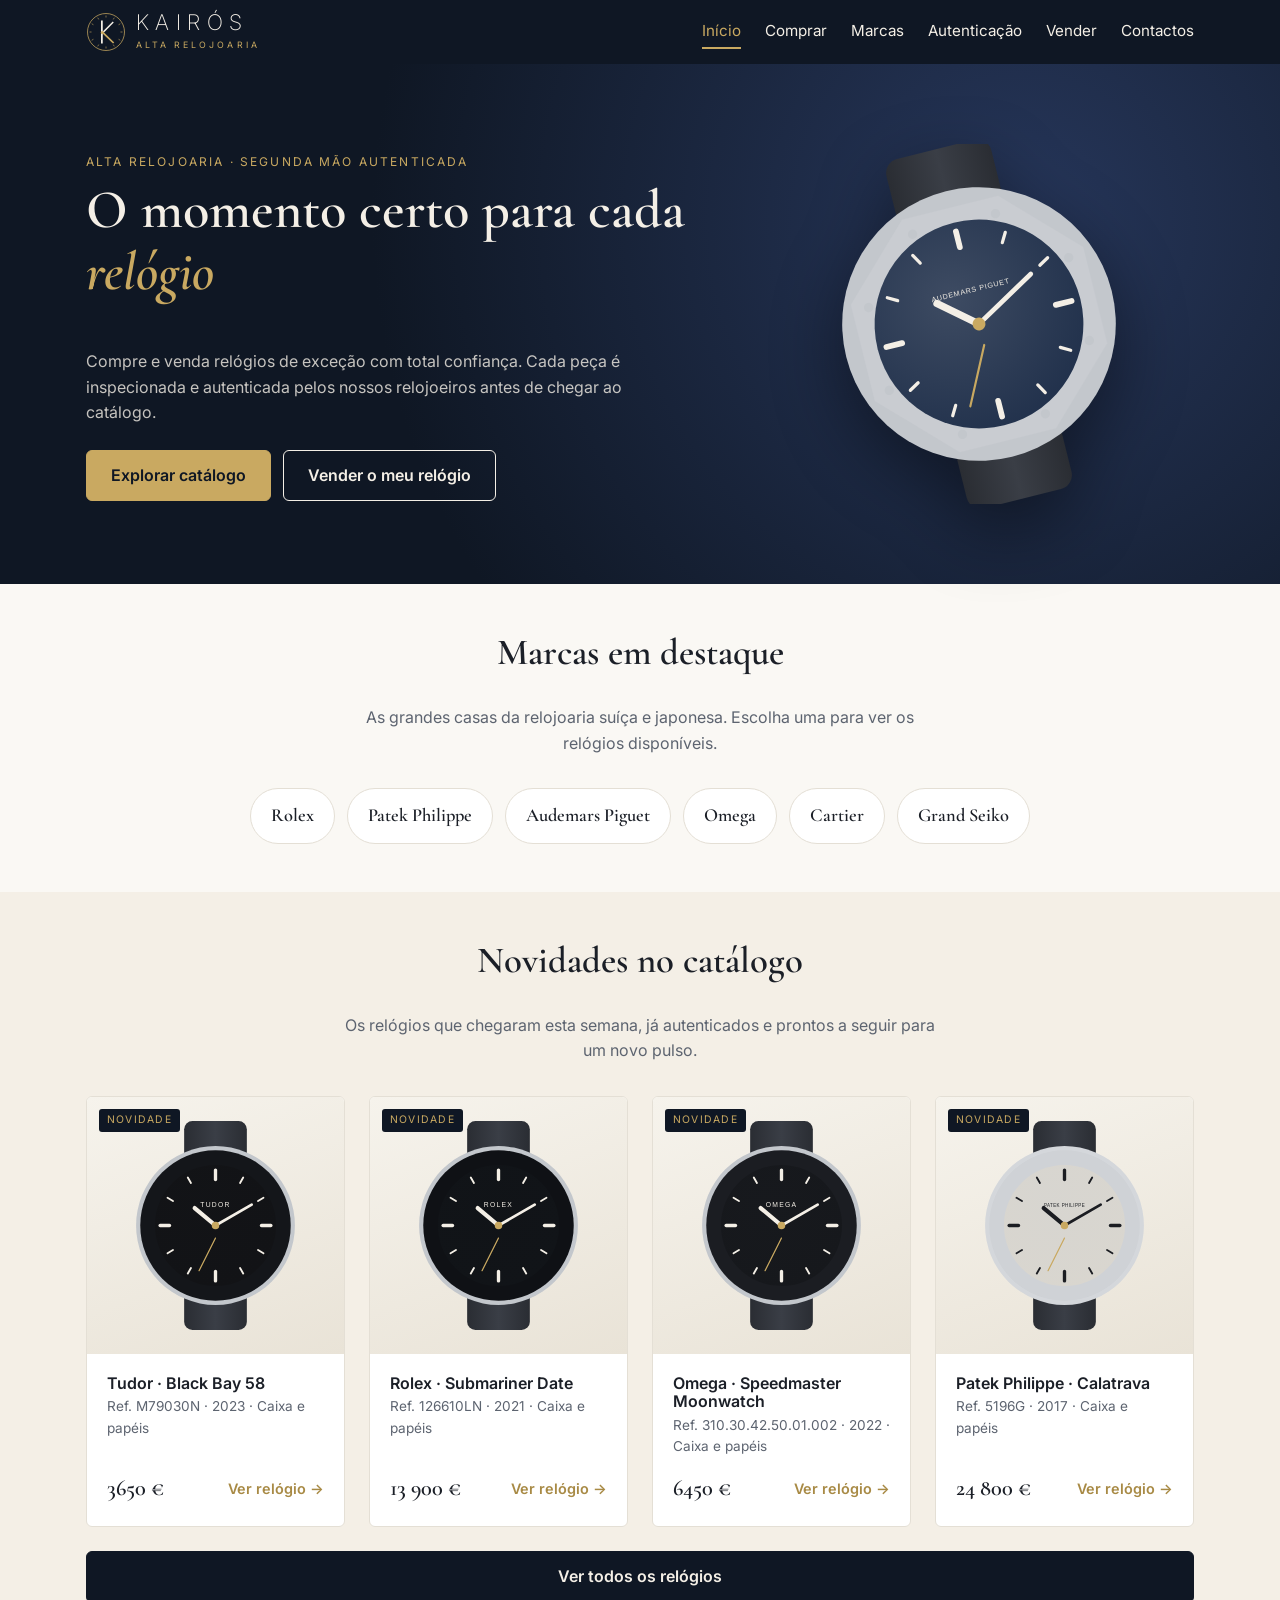
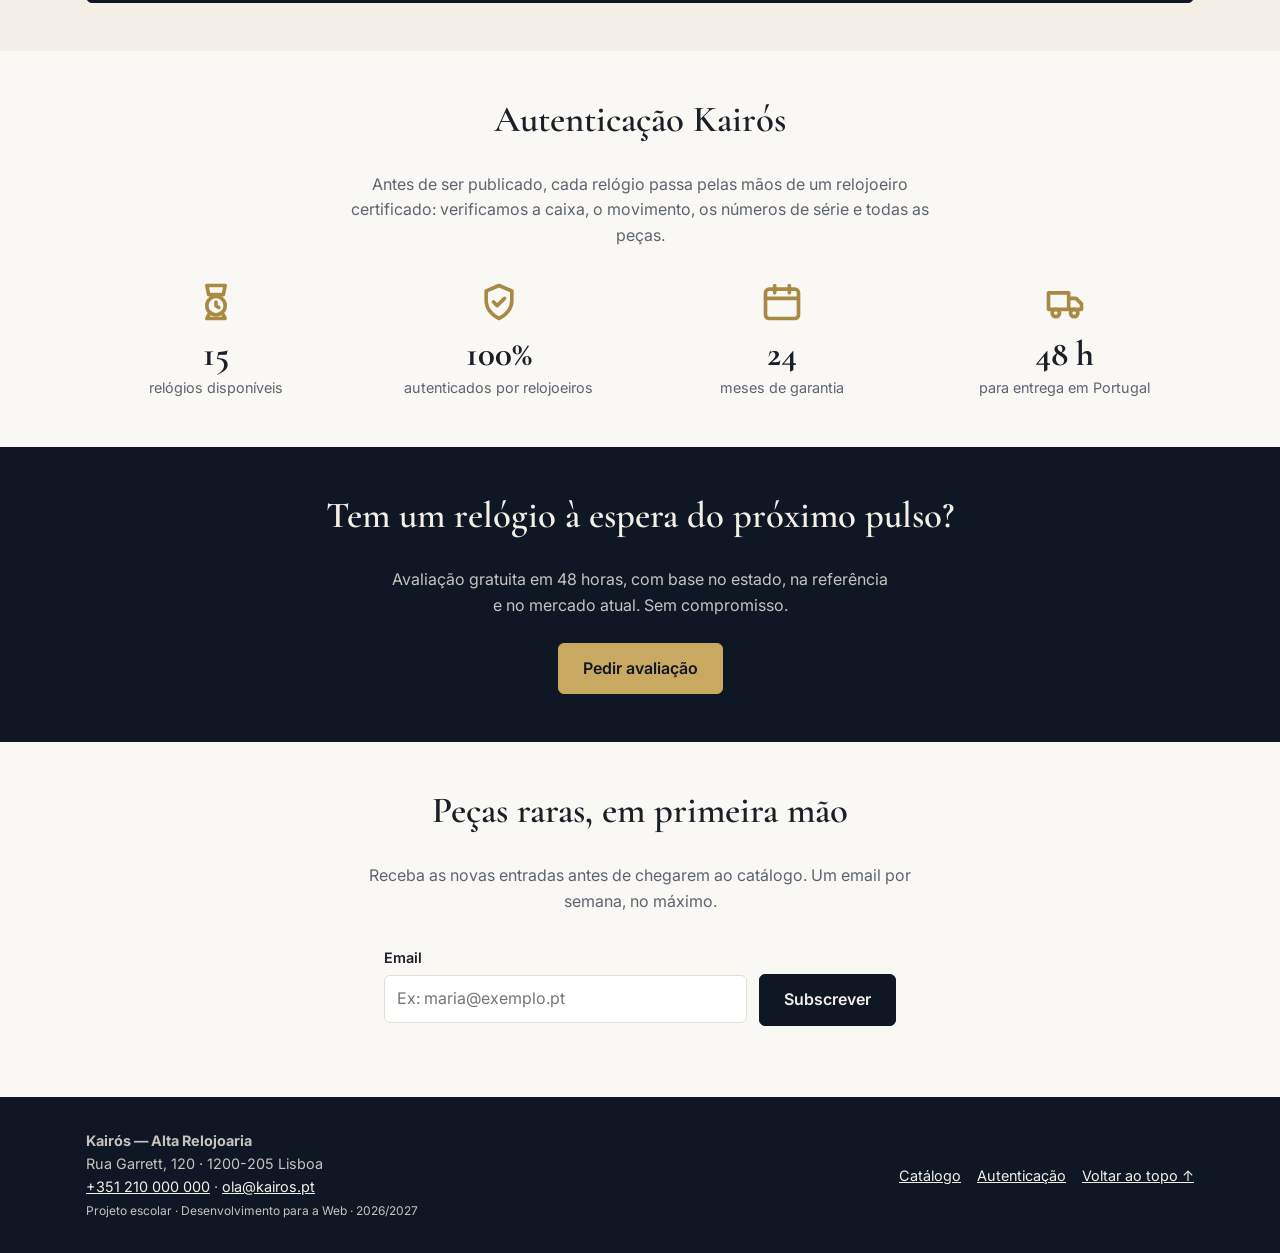
<file: index.html>
<!DOCTYPE html>
<html lang="pt-PT">
<head>
  <meta charset="UTF-8">
  <meta name="viewport" content="width=device-width, initial-scale=1.0">
  <meta name="description" content="Compra e venda de relógios de alta relojoaria em segunda mão, autenticados por relojoeiros.">
  <title>Kairós | Alta Relojoaria</title>
  <link rel="icon" href="img/favicon.svg" type="image/svg+xml">
  <link rel="preconnect" href="https://fonts.googleapis.com">
  <link rel="stylesheet" href="https://fonts.googleapis.com/css2?family=Cormorant+Garamond:ital,wght@0,600;1,600&family=Inter:wght@200;400;600;700&display=swap">
  <link rel="stylesheet" href="css/estilos.css">
  <script src="js/menu.js" defer></script>
</head>
<body>

  <!-- Cabeçalho -->
  <header class="cabecalho" id="topo">
    <div class="contentor cabecalho__interior">
      <a href="index.html" class="logo" aria-label="Kairós, página inicial">
        <svg class="logo__simbolo" viewBox="-80 -80 160 160" aria-hidden="true">
          <circle r="74" fill="none" stroke="#c9a961" stroke-width="3"/>
          <g stroke="#c9a961" stroke-width="2.4"><line x1="0.0" y1="-58.0" x2="0.0" y2="-66.0"/><line x1="29.0" y1="-50.2" x2="33.0" y2="-57.2"/><line x1="50.2" y1="-29.0" x2="57.2" y2="-33.0"/><line x1="58.0" y1="-0.0" x2="66.0" y2="-0.0"/><line x1="50.2" y1="29.0" x2="57.2" y2="33.0"/><line x1="29.0" y1="50.2" x2="33.0" y2="57.2"/><line x1="0.0" y1="58.0" x2="0.0" y2="66.0"/><line x1="-29.0" y1="50.2" x2="-33.0" y2="57.2"/><line x1="-50.2" y1="29.0" x2="-57.2" y2="33.0"/><line x1="-58.0" y1="0.0" x2="-66.0" y2="0.0"/><line x1="-50.2" y1="-29.0" x2="-57.2" y2="-33.0"/><line x1="-29.0" y1="-50.2" x2="-33.0" y2="-57.2"/></g>
          <path d="M-20,-46 L-13,-46 L-13,46 L-20,46 Z" fill="#f4efe6"/>
          <path d="M-17,2 L27,-42 L31,-38 L-12,6 Z" fill="#f4efe6"/>
          <path d="M-12,-2 L33,42 L28,46 L-17,3 Z" fill="#c9a961"/>
          <circle cx="-15" cy="2" r="6" fill="#c9a961"/>
        </svg>
        <span>
          <span class="logo__nome">KAIRÓS</span>
          <span class="logo__assinatura">ALTA RELOJOARIA</span>
        </span>
      </a>

      <button type="button" class="menu-botao" id="menu-botao" aria-expanded="false" aria-controls="menu-principal">
        <span id="menu-icone" aria-hidden="true">☰</span> Menu
      </button>

      <nav class="navegacao" id="menu-principal" aria-label="Navegação principal">
        <ul class="menu">
          <li><a href="index.html" class="menu__link menu__link--ativo" aria-current="page">Início</a></li>
          <li><a href="catalogo.html" class="menu__link">Comprar</a></li>
          <li><a href="index.html#marcas" class="menu__link">Marcas</a></li>
          <li><a href="index.html#autenticacao" class="menu__link">Autenticação</a></li>
          <li><a href="index.html#vender" class="menu__link">Vender</a></li>
          <li><a href="#contactos" class="menu__link">Contactos</a></li>
        </ul>
      </nav>
    </div>
  </header>

  <main>
    <!-- Destaque -->
    <section class="hero">
      <div class="contentor hero__grelha">
        <div class="hero__texto">
          <p class="etiqueta">Alta relojoaria · segunda mão autenticada</p>
          <h1>O momento certo para cada <em>relógio</em></h1>
          <p>
            Compre e venda relógios de exceção com total confiança.
            Cada peça é inspecionada e autenticada pelos nossos relojoeiros
            antes de chegar ao catálogo.
          </p>
          <div class="hero__botoes">
            <a href="catalogo.html" class="botao">Explorar catálogo</a>
            <a href="#vender" class="botao botao--contorno">Vender o meu relógio</a>
          </div>
        </div>

        <img src="img/relogios/destaque-angulo.svg"
             alt="Ilustração de um relógio Audemars Piguet Royal Oak com mostrador azul"
             class="hero__imagem" width="400" height="400">
      </div>
    </section>

    <!-- Marcas -->
    <section id="marcas" class="seccao">
      <div class="contentor">
        <h2 class="seccao__titulo">Marcas em destaque</h2>
        <p class="seccao__intro">As grandes casas da relojoaria suíça e japonesa. Escolha uma para ver os relógios disponíveis.</p>

        <ul class="marcas">
          <li><a href="catalogo.html?marca=Rolex">Rolex</a></li>
          <li><a href="catalogo.html?marca=Patek%20Philippe">Patek Philippe</a></li>
          <li><a href="catalogo.html?marca=Audemars%20Piguet">Audemars Piguet</a></li>
          <li><a href="catalogo.html?marca=Omega">Omega</a></li>
          <li><a href="catalogo.html?marca=Cartier">Cartier</a></li>
          <li><a href="catalogo.html?marca=Grand%20Seiko">Grand Seiko</a></li>
        </ul>
      </div>
    </section>

    <!-- Novidades -->
    <section class="seccao seccao--destaque">
      <div class="contentor">
        <h2 class="seccao__titulo">Novidades no catálogo</h2>
        <p class="seccao__intro">Os relógios que chegaram esta semana, já autenticados e prontos a seguir para um novo pulso.</p>

        <div class="grelha-cartoes grelha-cartoes--4">
          <article class="cartao">
            <div class="cartao__topo">
              <img src="img/relogios/tudor-black-bay-58.svg" alt="Ilustração do relógio Tudor Black Bay 58" class="cartao__imagem" width="400" height="400" loading="lazy">
              <span class="cartao__selo">Novidade</span>
            </div>
            <div class="cartao__corpo">
              <h3>Tudor · Black Bay 58</h3>
              <p>Ref. M79030N · 2023 · Caixa e papéis</p>
              <div class="cartao__rodape">
                <span class="preco">3650 €</span>
                <a href="relogio.html?id=tudor-black-bay-58" class="cartao__link">Ver relógio →</a>
              </div>
            </div>
          </article>

          <article class="cartao">
            <div class="cartao__topo">
              <img src="img/relogios/rolex-submariner-date.svg" alt="Ilustração do relógio Rolex Submariner Date" class="cartao__imagem" width="400" height="400" loading="lazy">
              <span class="cartao__selo">Novidade</span>
            </div>
            <div class="cartao__corpo">
              <h3>Rolex · Submariner Date</h3>
              <p>Ref. 126610LN · 2021 · Caixa e papéis</p>
              <div class="cartao__rodape">
                <span class="preco">13 900 €</span>
                <a href="relogio.html?id=rolex-submariner-date" class="cartao__link">Ver relógio →</a>
              </div>
            </div>
          </article>

          <article class="cartao">
            <div class="cartao__topo">
              <img src="img/relogios/omega-speedmaster-moonwatch.svg" alt="Ilustração do relógio Omega Speedmaster Moonwatch" class="cartao__imagem" width="400" height="400" loading="lazy">
              <span class="cartao__selo">Novidade</span>
            </div>
            <div class="cartao__corpo">
              <h3>Omega · Speedmaster Moonwatch</h3>
              <p>Ref. 310.30.42.50.01.002 · 2022 · Caixa e papéis</p>
              <div class="cartao__rodape">
                <span class="preco">6450 €</span>
                <a href="relogio.html?id=omega-speedmaster-moonwatch" class="cartao__link">Ver relógio →</a>
              </div>
            </div>
          </article>

          <article class="cartao">
            <div class="cartao__topo">
              <img src="img/relogios/patek-philippe-calatrava.svg" alt="Ilustração do relógio Patek Philippe Calatrava" class="cartao__imagem" width="400" height="400" loading="lazy">
              <span class="cartao__selo">Novidade</span>
            </div>
            <div class="cartao__corpo">
              <h3>Patek Philippe · Calatrava</h3>
              <p>Ref. 5196G · 2017 · Caixa e papéis</p>
              <div class="cartao__rodape">
                <span class="preco">24 800 €</span>
                <a href="relogio.html?id=patek-philippe-calatrava" class="cartao__link">Ver relógio →</a>
              </div>
            </div>
          </article>
        </div>

        <a href="catalogo.html" class="botao botao--escuro botao--largo">Ver todos os relógios</a>
      </div>
    </section>

    <!-- Autenticação -->
    <section id="autenticacao" class="seccao" aria-labelledby="titulo-autenticacao">
      <div class="contentor">
        <h2 class="seccao__titulo" id="titulo-autenticacao">Autenticação Kairós</h2>
        <p class="seccao__intro">
          Antes de ser publicado, cada relógio passa pelas mãos de um relojoeiro certificado:
          verificamos a caixa, o movimento, os números de série e todas as peças.
        </p>

        <ul class="grelha-numeros">
          <li class="numero">
            <svg class="icone" viewBox="0 0 24 24" aria-hidden="true" fill="none" stroke="currentColor" stroke-width="2" stroke-linecap="round" stroke-linejoin="round"><path d="M7 3h10l-1 5H8z"/><circle cx="12" cy="14" r="5"/><path d="M8 19l-1 2h10l-1-2M12 12v2l1.5 1"/></svg>
            <strong class="numero__valor">15</strong>
            <span class="numero__legenda">relógios disponíveis</span>
          </li>

          <li class="numero">
            <svg class="icone" viewBox="0 0 24 24" aria-hidden="true" fill="none" stroke="currentColor" stroke-width="2" stroke-linecap="round" stroke-linejoin="round"><path d="M12 3l7 3v5c0 5-3.5 8.5-7 10-3.5-1.5-7-5-7-10V6z"/><path d="M9 12l2 2 4-4"/></svg>
            <strong class="numero__valor">100%</strong>
            <span class="numero__legenda">autenticados por relojoeiros</span>
          </li>

          <li class="numero">
            <svg class="icone" viewBox="0 0 24 24" aria-hidden="true" fill="none" stroke="currentColor" stroke-width="2" stroke-linecap="round" stroke-linejoin="round"><rect x="3" y="5" width="18" height="16" rx="2"/><path d="M3 10h18M8 3v4M16 3v4"/></svg>
            <strong class="numero__valor">24</strong>
            <span class="numero__legenda">meses de garantia</span>
          </li>

          <li class="numero">
            <svg class="icone" viewBox="0 0 24 24" aria-hidden="true" fill="none" stroke="currentColor" stroke-width="2" stroke-linecap="round" stroke-linejoin="round"><path d="M3 7h11v9H3zM14 10h4l3 3v3h-7"/><circle cx="7" cy="18" r="2"/><circle cx="17" cy="18" r="2"/></svg>
            <strong class="numero__valor">48 h</strong>
            <span class="numero__legenda">para entrega em Portugal</span>
          </li>
        </ul>
      </div>
    </section>

    <!-- Vender -->
    <section id="vender" class="seccao seccao--escura">
      <div class="contentor chamada">
        <h2>Tem um relógio à espera do próximo pulso?</h2>
        <p>Avaliação gratuita em 48 horas, com base no estado, na referência e no mercado atual. Sem compromisso.</p>
        <a href="mailto:vender@kairos.pt?subject=Avalia%C3%A7%C3%A3o%20de%20rel%C3%B3gio" class="botao">Pedir avaliação</a>
      </div>
    </section>

    <!-- Newsletter -->
    <section class="seccao">
      <div class="contentor">
        <h2 class="seccao__titulo">Peças raras, em primeira mão</h2>
        <p class="seccao__intro">Receba as novas entradas antes de chegarem ao catálogo. Um email por semana, no máximo.</p>

        <form class="newsletter" action="index.html" method="get">
          <div class="campo">
            <label for="email-newsletter">Email</label>

            <input type="email" id="email-newsletter" name="email" placeholder="Ex: maria@exemplo.pt" autocomplete="email" required>
            <small class="ajuda">Escreva um email válido.</small>
          </div>
          <button type="submit" class="botao botao--escuro">Subscrever</button>
        </form>
      </div>
    </section>
  </main>

  <!-- Rodapé -->
  <footer class="rodape" id="contactos">
    <div class="contentor rodape__interior">
      <p>
        <strong>Kairós — Alta Relojoaria</strong><br>
        Rua Garrett, 120 · 1200-205 Lisboa<br>
        <a href="tel:+351210000000">+351 210 000 000</a> · <a href="mailto:ola@kairos.pt">ola@kairos.pt</a><br>
        <small>Projeto escolar · Desenvolvimento para a Web · 2026/2027</small>
      </p>
      <ul class="rodape__links">
        <li><a href="catalogo.html">Catálogo</a></li>
        <li><a href="index.html#autenticacao">Autenticação</a></li>
        <li><a href="#topo">Voltar ao topo ↑</a></li>
      </ul>
    </div>
  </footer>
</body>
</html>
</file>
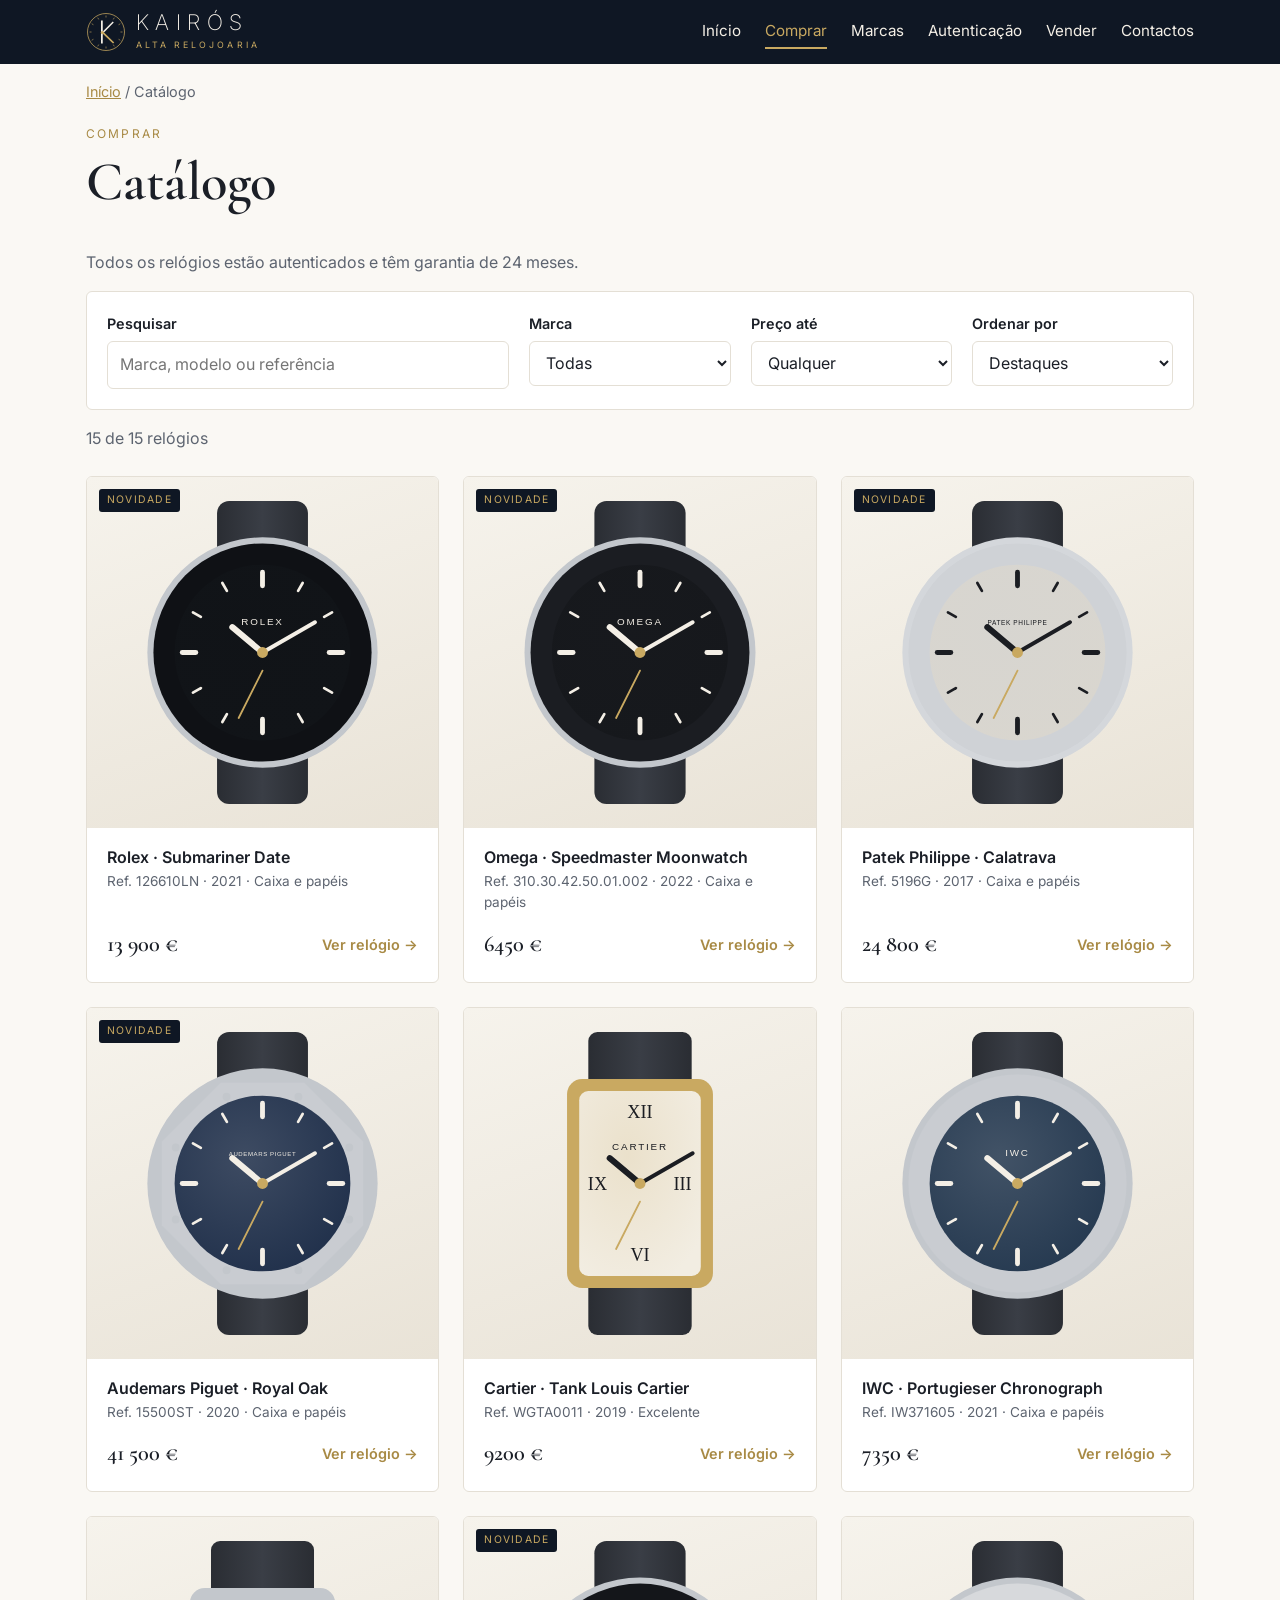
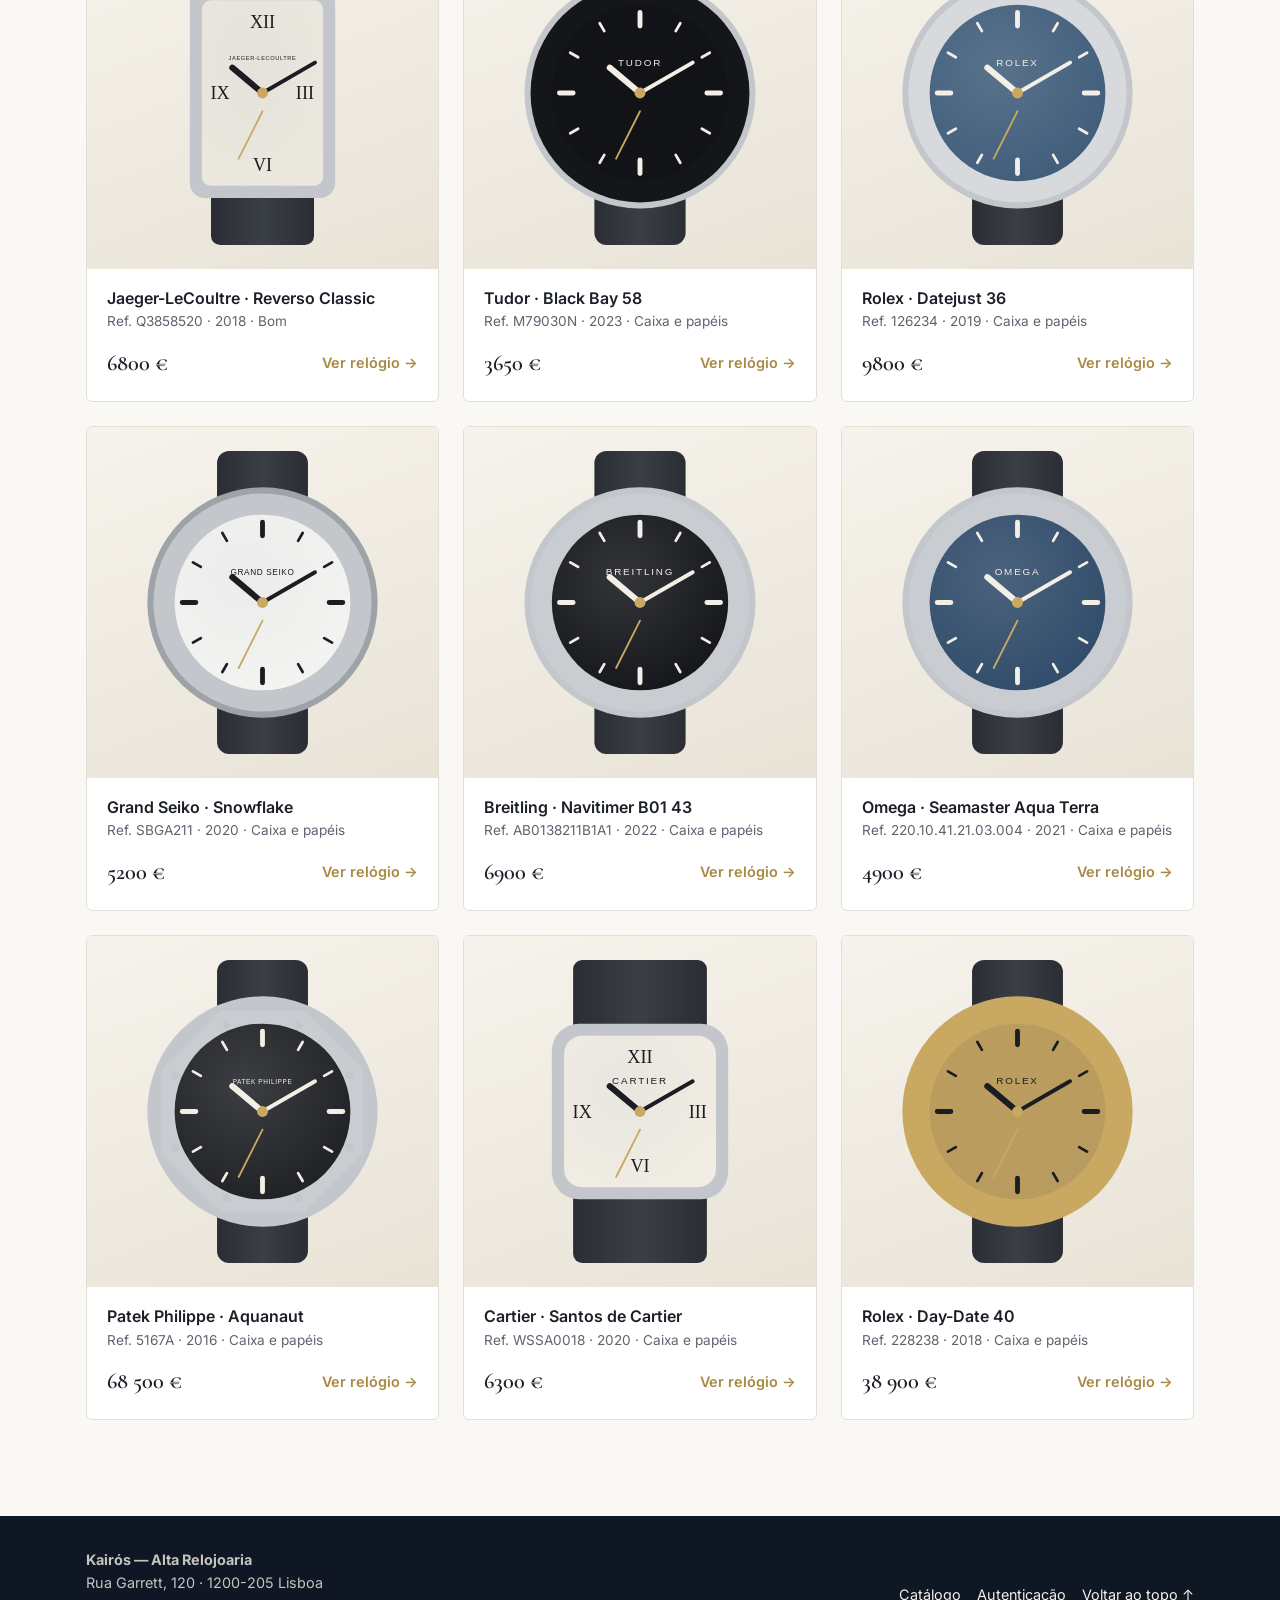
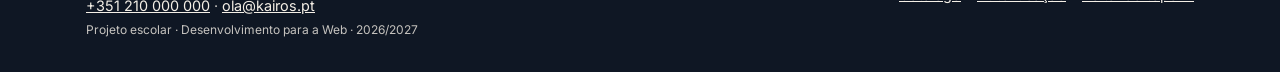
<file: catalogo.html>
<!DOCTYPE html>
<html lang="pt-PT">
<head>
  <meta charset="UTF-8">
  <meta name="viewport" content="width=device-width, initial-scale=1.0">
  <meta name="description" content="Catálogo de relógios de alta relojoaria em segunda mão, com pesquisa e filtros.">
  <title>Catálogo | Kairós</title>
  <link rel="icon" href="img/favicon.svg" type="image/svg+xml">
  <link rel="preconnect" href="https://fonts.googleapis.com">
  <link rel="stylesheet" href="https://fonts.googleapis.com/css2?family=Cormorant+Garamond:ital,wght@0,600;1,600&family=Inter:wght@200;400;600;700&display=swap">
  <link rel="stylesheet" href="css/estilos.css">
  <script src="js/menu.js" defer></script>
  <script src="js/relogios.js" defer></script>
  <script src="js/catalogo.js" defer></script>
</head>
<body>

  <!-- Cabeçalho -->
  <header class="cabecalho" id="topo">
    <div class="contentor cabecalho__interior">
      <a href="index.html" class="logo" aria-label="Kairós, página inicial">
        <svg class="logo__simbolo" viewBox="-80 -80 160 160" aria-hidden="true">
          <circle r="74" fill="none" stroke="#c9a961" stroke-width="3"/>
          <g stroke="#c9a961" stroke-width="2.4"><line x1="0.0" y1="-58.0" x2="0.0" y2="-66.0"/><line x1="29.0" y1="-50.2" x2="33.0" y2="-57.2"/><line x1="50.2" y1="-29.0" x2="57.2" y2="-33.0"/><line x1="58.0" y1="-0.0" x2="66.0" y2="-0.0"/><line x1="50.2" y1="29.0" x2="57.2" y2="33.0"/><line x1="29.0" y1="50.2" x2="33.0" y2="57.2"/><line x1="0.0" y1="58.0" x2="0.0" y2="66.0"/><line x1="-29.0" y1="50.2" x2="-33.0" y2="57.2"/><line x1="-50.2" y1="29.0" x2="-57.2" y2="33.0"/><line x1="-58.0" y1="0.0" x2="-66.0" y2="0.0"/><line x1="-50.2" y1="-29.0" x2="-57.2" y2="-33.0"/><line x1="-29.0" y1="-50.2" x2="-33.0" y2="-57.2"/></g>
          <path d="M-20,-46 L-13,-46 L-13,46 L-20,46 Z" fill="#f4efe6"/>
          <path d="M-17,2 L27,-42 L31,-38 L-12,6 Z" fill="#f4efe6"/>
          <path d="M-12,-2 L33,42 L28,46 L-17,3 Z" fill="#c9a961"/>
          <circle cx="-15" cy="2" r="6" fill="#c9a961"/>
        </svg>
        <span>
          <span class="logo__nome">KAIRÓS</span>
          <span class="logo__assinatura">ALTA RELOJOARIA</span>
        </span>
      </a>

      <button type="button" class="menu-botao" id="menu-botao" aria-expanded="false" aria-controls="menu-principal">
        <span id="menu-icone" aria-hidden="true">☰</span> Menu
      </button>

      <nav class="navegacao" id="menu-principal" aria-label="Navegação principal">
        <ul class="menu">
          <li><a href="index.html" class="menu__link">Início</a></li>
          <li><a href="catalogo.html" class="menu__link menu__link--ativo" aria-current="page">Comprar</a></li>
          <li><a href="index.html#marcas" class="menu__link">Marcas</a></li>
          <li><a href="index.html#autenticacao" class="menu__link">Autenticação</a></li>
          <li><a href="index.html#vender" class="menu__link">Vender</a></li>
          <li><a href="#contactos" class="menu__link">Contactos</a></li>
        </ul>
      </nav>
    </div>
  </header>

  <main class="contentor">
    <nav class="trilho" aria-label="Trilho de navegação">
      <a href="index.html">Início</a> / <span>Catálogo</span>
    </nav>

    <p class="etiqueta">Comprar</p>
    <h1>Catálogo</h1>
    <p class="texto-suave">Todos os relógios estão autenticados e têm garantia de 24 meses.</p>

    <!-- Filtros -->
    <form class="filtros" id="form-filtros" role="search">
      <div class="grelha-campos">
        <div class="campo campo--largo">
          <label for="pesquisa">Pesquisar</label>
          <input type="search" id="pesquisa" name="pesquisa" placeholder="Marca, modelo ou referência">
        </div>
        <div class="campo">
          <label for="marca">Marca</label>

          <select id="marca" name="marca">
            <option value="">Todas</option>
          </select>
        </div>
        <div class="campo">
          <label for="preco-maximo">Preço até</label>
          <select id="preco-maximo" name="preco">
            <option value="">Qualquer</option>
            <option value="5000">5000 €</option>
            <option value="10000">10 000 €</option>
            <option value="25000">25 000 €</option>
            <option value="50000">50 000 €</option>
          </select>
        </div>
        <div class="campo">
          <label for="ordem">Ordenar por</label>
          <select id="ordem" name="ordem">
            <option value="">Destaques</option>
            <option value="preco-asc">Preço: mais baixo</option>
            <option value="preco-desc">Preço: mais alto</option>
            <option value="ano">Mais recentes</option>
          </select>
        </div>
      </div>
    </form>

    <p class="contagem" id="contagem" aria-live="polite"></p>

    <ul class="grelha-cartoes" id="lista-relogios"></ul>

    <noscript>
      <p class="sem-resultados">Para ver o catálogo é preciso ter o JavaScript ativo.</p>
    </noscript>

    <div class="seccao"></div>
  </main>

  <!-- Rodapé -->
  <footer class="rodape" id="contactos">
    <div class="contentor rodape__interior">
      <p>
        <strong>Kairós — Alta Relojoaria</strong><br>
        Rua Garrett, 120 · 1200-205 Lisboa<br>
        <a href="tel:+351210000000">+351 210 000 000</a> · <a href="mailto:ola@kairos.pt">ola@kairos.pt</a><br>
        <small>Projeto escolar · Desenvolvimento para a Web · 2026/2027</small>
      </p>
      <ul class="rodape__links">
        <li><a href="catalogo.html">Catálogo</a></li>
        <li><a href="index.html#autenticacao">Autenticação</a></li>
        <li><a href="#topo">Voltar ao topo ↑</a></li>
      </ul>
    </div>
  </footer>
</body>
</html>
</file>
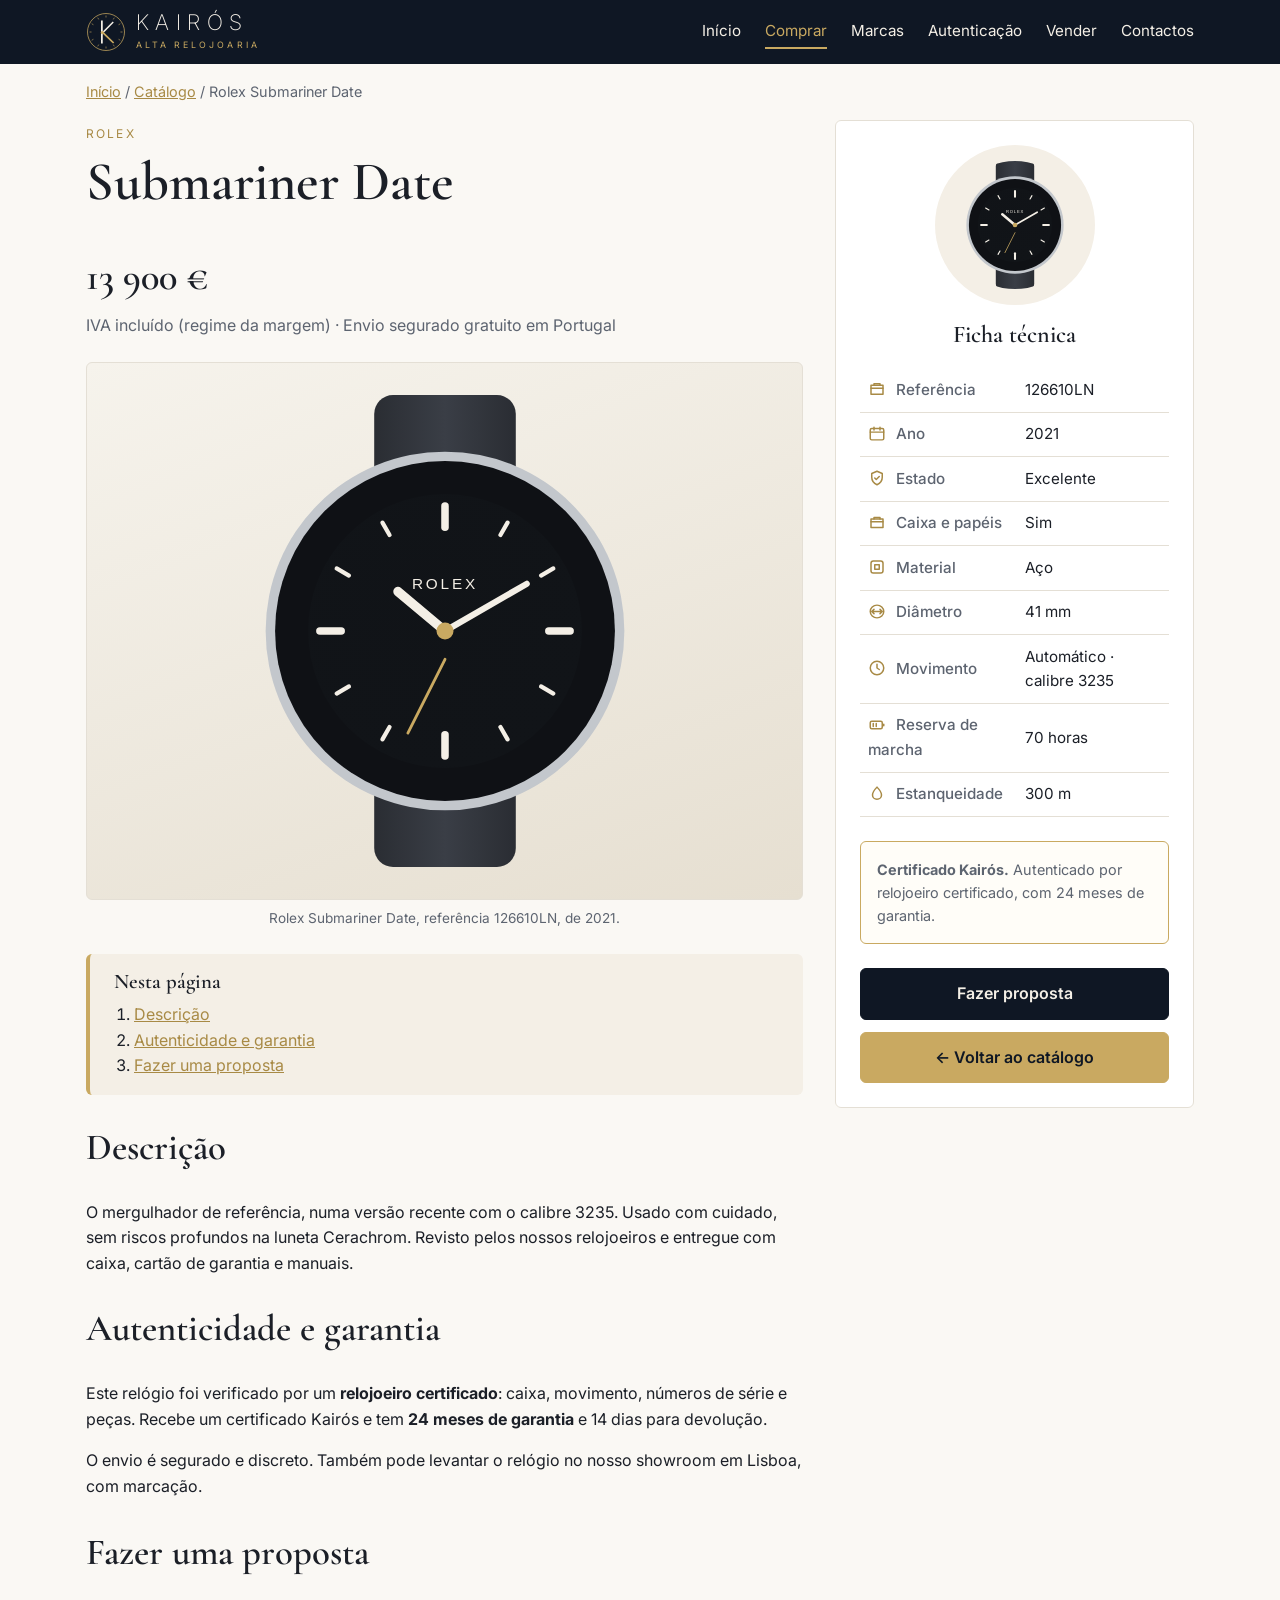
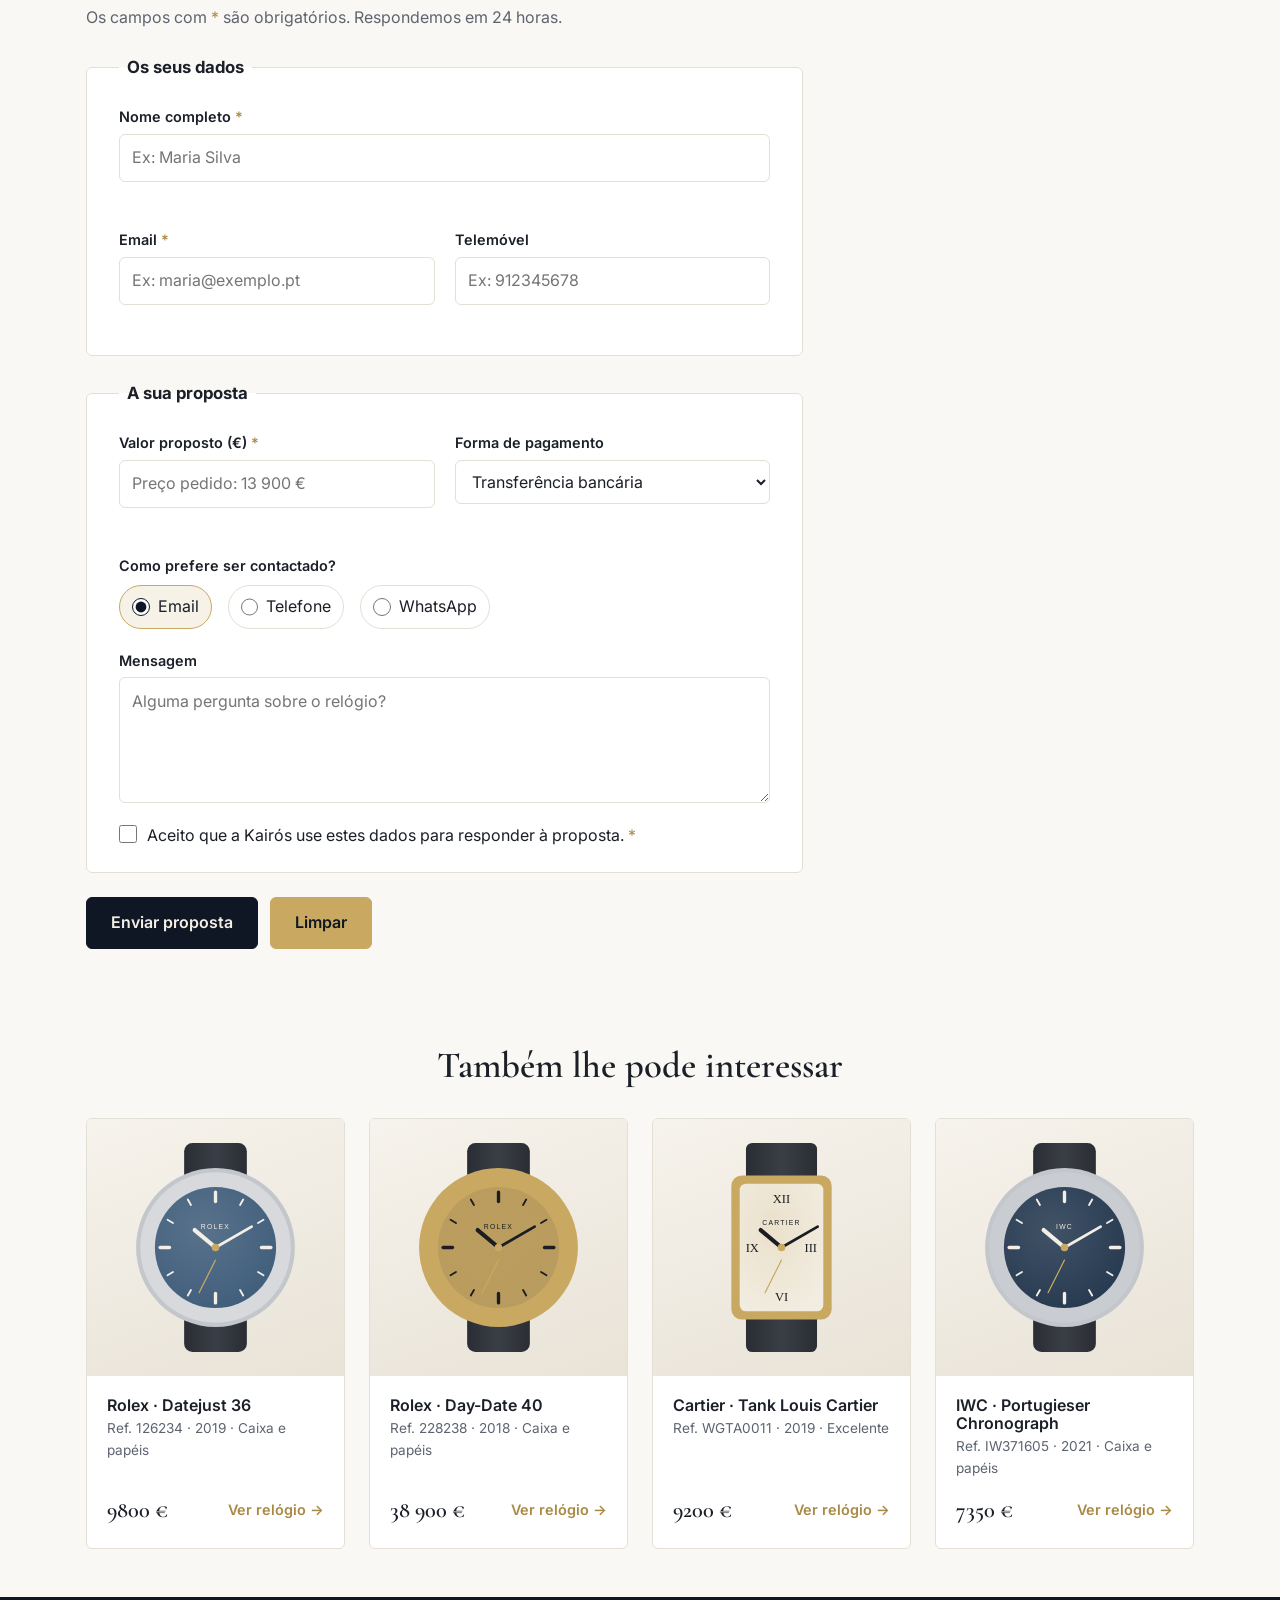
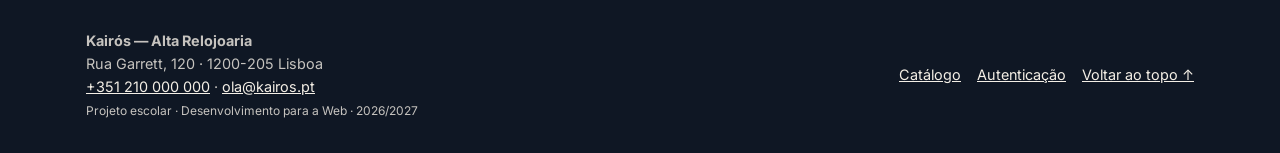
<file: relogio.html>
<!DOCTYPE html>
<html lang="pt-PT">
<head>
  <meta charset="UTF-8">
  <meta name="viewport" content="width=device-width, initial-scale=1.0">
  <meta name="description" content="Detalhe do relógio: imagem, ficha técnica, estado, preço e proposta.">
  <title>Rolex Submariner Date | Kairós</title>
  <link rel="icon" href="img/favicon.svg" type="image/svg+xml">
  <link rel="preconnect" href="https://fonts.googleapis.com">
  <link rel="stylesheet" href="https://fonts.googleapis.com/css2?family=Cormorant+Garamond:ital,wght@0,600;1,600&family=Inter:wght@200;400;600;700&display=swap">
  <link rel="stylesheet" href="css/estilos.css">
  <script src="js/menu.js" defer></script>
  <script src="js/relogios.js" defer></script>
  <script src="js/relogio.js" defer></script>
</head>
<body>

  <!-- Cabeçalho -->
  <header class="cabecalho" id="topo">
    <div class="contentor cabecalho__interior">
      <a href="index.html" class="logo" aria-label="Kairós, página inicial">
        <svg class="logo__simbolo" viewBox="-80 -80 160 160" aria-hidden="true">
          <circle r="74" fill="none" stroke="#c9a961" stroke-width="3"/>
          <g stroke="#c9a961" stroke-width="2.4"><line x1="0.0" y1="-58.0" x2="0.0" y2="-66.0"/><line x1="29.0" y1="-50.2" x2="33.0" y2="-57.2"/><line x1="50.2" y1="-29.0" x2="57.2" y2="-33.0"/><line x1="58.0" y1="-0.0" x2="66.0" y2="-0.0"/><line x1="50.2" y1="29.0" x2="57.2" y2="33.0"/><line x1="29.0" y1="50.2" x2="33.0" y2="57.2"/><line x1="0.0" y1="58.0" x2="0.0" y2="66.0"/><line x1="-29.0" y1="50.2" x2="-33.0" y2="57.2"/><line x1="-50.2" y1="29.0" x2="-57.2" y2="33.0"/><line x1="-58.0" y1="0.0" x2="-66.0" y2="0.0"/><line x1="-50.2" y1="-29.0" x2="-57.2" y2="-33.0"/><line x1="-29.0" y1="-50.2" x2="-33.0" y2="-57.2"/></g>
          <path d="M-20,-46 L-13,-46 L-13,46 L-20,46 Z" fill="#f4efe6"/>
          <path d="M-17,2 L27,-42 L31,-38 L-12,6 Z" fill="#f4efe6"/>
          <path d="M-12,-2 L33,42 L28,46 L-17,3 Z" fill="#c9a961"/>
          <circle cx="-15" cy="2" r="6" fill="#c9a961"/>
        </svg>
        <span>
          <span class="logo__nome">KAIRÓS</span>
          <span class="logo__assinatura">ALTA RELOJOARIA</span>
        </span>
      </a>

      <button type="button" class="menu-botao" id="menu-botao" aria-expanded="false" aria-controls="menu-principal">
        <span id="menu-icone" aria-hidden="true">☰</span> Menu
      </button>

      <nav class="navegacao" id="menu-principal" aria-label="Navegação principal">
        <ul class="menu">
          <li><a href="index.html" class="menu__link">Início</a></li>
          <li><a href="catalogo.html" class="menu__link menu__link--ativo" aria-current="page">Comprar</a></li>
          <li><a href="index.html#marcas" class="menu__link">Marcas</a></li>
          <li><a href="index.html#autenticacao" class="menu__link">Autenticação</a></li>
          <li><a href="index.html#vender" class="menu__link">Vender</a></li>
          <li><a href="#contactos" class="menu__link">Contactos</a></li>
        </ul>
      </nav>
    </div>
  </header>

  <main class="contentor">
    <nav class="trilho" aria-label="Trilho de navegação">
      <a href="index.html">Início</a> / <a href="catalogo.html">Catálogo</a> / <span id="trilho-nome">Rolex Submariner Date</span>
    </nav>

    <div class="layout-artigo">
      <!-- Artigo -->
      <article class="artigo">
        <p class="etiqueta" id="marca">Rolex</p>
        <h1 id="modelo">Submariner Date</h1>
        <p class="preco-grande" id="preco">13 900 €</p>
        <p class="texto-suave">IVA incluído (regime da margem) · Envio segurado gratuito em Portugal</p>

        <figure class="figura">
          <img src="img/relogios/rolex-submariner-date.svg" id="imagem"
               alt="Ilustração do relógio Rolex Submariner Date"
               width="400" height="400">
          <figcaption id="legenda">Rolex Submariner Date, referência 126610LN, de 2021.</figcaption>
        </figure>

        <nav class="indice" aria-label="Índice da página">
          <h2>Nesta página</h2>
          <ol>
            <li><a href="#descricao-seccao">Descrição</a></li>
            <li><a href="#autenticidade">Autenticidade e garantia</a></li>
            <li><a href="#proposta">Fazer uma proposta</a></li>
          </ol>
        </nav>

        <section id="descricao-seccao">
          <h2>Descrição</h2>
          <p id="descricao">
            O mergulhador de referência, numa versão recente com o calibre 3235.
            Usado com cuidado, sem riscos profundos na luneta Cerachrom. Revisto pelos
            nossos relojoeiros e entregue com caixa, cartão de garantia e manuais.
          </p>
        </section>

        <section id="autenticidade">
          <h2>Autenticidade e garantia</h2>
          <p>
            Este relógio foi verificado por um <strong>relojoeiro certificado</strong>:
            caixa, movimento, números de série e peças. Recebe um certificado Kairós
            e tem <strong>24 meses de garantia</strong> e 14 dias para devolução.
          </p>
          <p>
            O envio é segurado e discreto. Também pode levantar o relógio no nosso
            showroom em Lisboa, com marcação.
          </p>
        </section>

        <!-- Formulário de proposta -->
        <section id="proposta">
          <h2>Fazer uma proposta</h2>
          <p class="texto-suave">
            Os campos com <span class="obrigatorio" aria-hidden="true">*</span> são obrigatórios.
            Respondemos em 24 horas.
          </p>

          <form class="formulario" action="relogio.html" method="get">
            <input type="hidden" name="id" id="campo-relogio" value="rolex-submariner-date">

            <fieldset class="grupo">
              <legend class="grupo__titulo">Os seus dados</legend>
              <div class="grelha-campos">
                <div class="campo campo--largo">
                  <label for="nome">Nome completo <span class="obrigatorio" aria-hidden="true">*</span></label>
                  <input type="text" id="nome" name="nome" placeholder="Ex: Maria Silva"
                         autocomplete="name" minlength="3" required aria-describedby="ajuda-nome">
                  <small class="ajuda" id="ajuda-nome">Escreva pelo menos 3 letras.</small>
                </div>

                <div class="campo">
                  <label for="email">Email <span class="obrigatorio" aria-hidden="true">*</span></label>
                  <input type="email" id="email" name="email" placeholder="Ex: maria@exemplo.pt"
                         autocomplete="email" required aria-describedby="ajuda-email">
                  <small class="ajuda" id="ajuda-email">Escreva um email válido.</small>
                </div>

                <div class="campo">
                  <label for="telefone">Telemóvel</label>
                  <input type="tel" id="telefone" name="telefone" placeholder="Ex: 912345678"
                         autocomplete="tel" pattern="9[0-9]{8}" aria-describedby="ajuda-telefone">
                  <small class="ajuda" id="ajuda-telefone">9 algarismos, a começar por 9.</small>
                </div>
              </div>
            </fieldset>

            <fieldset class="grupo">
              <legend class="grupo__titulo">A sua proposta</legend>
              <div class="grelha-campos">
                <div class="campo">
                  <label for="valor">Valor proposto (€) <span class="obrigatorio" aria-hidden="true">*</span></label>
                  <input type="number" id="valor" name="valor" min="1000" step="50"
                         placeholder="Preço pedido: 13 900 €" required aria-describedby="ajuda-valor">
                  <small class="ajuda" id="ajuda-valor">Indique um valor a partir de 1000 €.</small>
                </div>

                <div class="campo">
                  <label for="pagamento">Forma de pagamento</label>
                  <select id="pagamento" name="pagamento">
                    <option value="transferencia">Transferência bancária</option>
                    <option value="retoma">Com retoma de outro relógio</option>
                    <option value="showroom">No showroom</option>
                  </select>
                </div>

                <fieldset class="opcoes campo--largo">
                  <legend>Como prefere ser contactado?</legend>
                  <label class="opcao"><input type="radio" name="contacto" value="email" checked> Email</label>
                  <label class="opcao"><input type="radio" name="contacto" value="telefone"> Telefone</label>
                  <label class="opcao"><input type="radio" name="contacto" value="whatsapp"> WhatsApp</label>
                </fieldset>

                <div class="campo campo--largo">
                  <label for="mensagem">Mensagem</label>
                  <textarea id="mensagem" name="mensagem" rows="4" maxlength="500"
                            placeholder="Alguma pergunta sobre o relógio?"></textarea>
                </div>

                <label class="opcao opcao--termos campo--largo">
                  <input type="checkbox" name="termos" required>
                  Aceito que a Kairós use estes dados para responder à proposta. <span class="obrigatorio" aria-hidden="true">*</span>
                </label>
              </div>
            </fieldset>

            <div class="formulario__acoes">
              <button type="submit" class="botao botao--escuro">Enviar proposta</button>
              <button type="reset" class="botao">Limpar</button>
            </div>
          </form>
        </section>
      </article>

      <!-- Ficha técnica -->
      <aside class="lateral">
        <img src="img/relogios/rolex-submariner-date.svg" id="imagem-lateral"
             alt="" class="lateral__imagem" width="400" height="400">
        <h2>Ficha técnica</h2>

        <div class="tabela-wrapper">
          <table class="tabela">
            <tbody>
              <tr>
                <th scope="row"><img src="img/icones/caixa.svg" alt="" class="tabela__icone"> Referência</th>
                <td id="ficha-referencia">126610LN</td>
              </tr>
              <tr>
                <th scope="row"><img src="img/icones/calendario.svg" alt="" class="tabela__icone"> Ano</th>
                <td id="ficha-ano">2021</td>
              </tr>
              <tr>
                <th scope="row"><img src="img/icones/estado.svg" alt="" class="tabela__icone"> Estado</th>
                <td id="ficha-estado">Excelente</td>
              </tr>
              <tr>
                <th scope="row"><img src="img/icones/caixa.svg" alt="" class="tabela__icone"> Caixa e papéis</th>
                <td id="ficha-caixa">Sim</td>
              </tr>
              <tr>
                <th scope="row"><img src="img/icones/material.svg" alt="" class="tabela__icone"> Material</th>
                <td id="ficha-material">Aço</td>
              </tr>
              <tr>
                <th scope="row"><img src="img/icones/diametro.svg" alt="" class="tabela__icone"> Diâmetro</th>
                <td id="ficha-diametro">41 mm</td>
              </tr>
              <tr>
                <th scope="row"><img src="img/icones/movimento.svg" alt="" class="tabela__icone"> Movimento</th>
                <td id="ficha-movimento">Automático · calibre 3235</td>
              </tr>
              <tr>
                <th scope="row"><img src="img/icones/reserva.svg" alt="" class="tabela__icone"> Reserva de marcha</th>
                <td id="ficha-reserva">70 horas</td>
              </tr>
              <tr>
                <th scope="row"><img src="img/icones/estanque.svg" alt="" class="tabela__icone"> Estanqueidade</th>
                <td id="ficha-estanque">300 m</td>
              </tr>
            </tbody>
          </table>
        </div>

        <p class="certificado"><strong>Certificado Kairós.</strong> Autenticado por relojoeiro certificado, com 24 meses de garantia.</p>

        <a href="#proposta" class="botao botao--escuro botao--largo">Fazer proposta</a>
        <a href="catalogo.html" class="botao botao--largo">← Voltar ao catálogo</a>
      </aside>
    </div>

    <!-- Relógios semelhantes -->
    <section class="seccao" aria-labelledby="titulo-semelhantes">
      <h2 class="seccao__titulo" id="titulo-semelhantes">Também lhe pode interessar</h2>

      <ul class="grelha-cartoes grelha-cartoes--4" id="lista-semelhantes"></ul>
    </section>
  </main>

  <!-- Rodapé -->
  <footer class="rodape" id="contactos">
    <div class="contentor rodape__interior">
      <p>
        <strong>Kairós — Alta Relojoaria</strong><br>
        Rua Garrett, 120 · 1200-205 Lisboa<br>
        <a href="tel:+351210000000">+351 210 000 000</a> · <a href="mailto:ola@kairos.pt">ola@kairos.pt</a><br>
        <small>Projeto escolar · Desenvolvimento para a Web · 2026/2027</small>
      </p>
      <ul class="rodape__links">
        <li><a href="catalogo.html">Catálogo</a></li>
        <li><a href="index.html#autenticacao">Autenticação</a></li>
        <li><a href="#topo">Voltar ao topo ↑</a></li>
      </ul>
    </div>
  </footer>
</body>
</html>
</file>
<file: css/estilos.css>
/* Kairós — Alta Relojoaria (mobile first) */

/* 1. Variáveis (cores, espaçamentos) */
:root {
  --cor-fundo: #faf8f4;
  --cor-superficie: #ffffff;
  --cor-escura: #0f1724;
  --cor-escura-2: #1b2740;
  --cor-texto: #1b1f27;
  --cor-texto-suave: #5d6470;
  --cor-texto-claro: #f4efe6;
  --cor-destaque: #c9a961;
  --cor-destaque-escura: #a88a45;
  --cor-creme: #f4efe6;
  --cor-borda: #e4dfd5;

  --raio: 6px;
  --largura-max: 1140px;
  --fonte: "Inter", system-ui, -apple-system, "Segoe UI", Roboto, sans-serif;
  --fonte-titulos: "Cormorant Garamond", Georgia, serif;
}

/* 2. Reset básico */
*,
*::before,
*::after {
  box-sizing: border-box;
}

body {
  margin: 0;
  font-family: var(--fonte);
  font-size: 1rem;
  line-height: 1.6;
  color: var(--cor-texto);
  background-color: var(--cor-fundo);
}

img {
  max-width: 100%;
  height: auto;
  display: block;
}

h1, h2, h3 {
  font-family: var(--fonte-titulos);
  font-weight: 600;
  line-height: 1.15;
  margin-top: 0;
}

h1 { font-size: clamp(2.1rem, 6vw, 3.4rem); }
h2 { font-size: clamp(1.6rem, 4vw, 2.3rem); }
h3 { font-size: 1.3rem; }

a {
  color: var(--cor-destaque-escura);
}

a:hover,
a:focus {
  color: var(--cor-escura);
}

html {
  scroll-behavior: smooth;
}

/* 3. Contentor */
.contentor {
  width: 100%;
  max-width: var(--largura-max);
  margin-left: auto;
  margin-right: auto;
  padding-left: 1rem;
  padding-right: 1rem;
}

/* 4. Cabeçalho e menu */
.cabecalho {
  background-color: var(--cor-escura);
  color: var(--cor-texto-claro);
  position: sticky;
  top: 0;
  z-index: 10;
}

.cabecalho__interior {
  display: flex;
  flex-wrap: wrap;
  align-items: center;
  justify-content: space-between;
  gap: 0.75rem;
  padding-top: 0.75rem;
  padding-bottom: 0.75rem;
}

.logo {
  display: flex;
  align-items: center;
  gap: 0.6rem;
  color: var(--cor-texto-claro);
  text-decoration: none;
}

.logo:hover,
.logo:focus {
  color: var(--cor-texto-claro);
}

.logo__simbolo {
  width: 2.5rem;
  height: 2.5rem;
}

.logo__nome {
  display: block;
  font-weight: 200;
  font-size: 1.35rem;
  letter-spacing: 0.3em;
  line-height: 1;
}

.logo__assinatura {
  display: block;
  font-size: 0.55rem;
  letter-spacing: 0.35em;
  color: var(--cor-destaque);
  margin-top: 0.3rem;
}

.menu-botao {
  font: inherit;
  font-size: 0.9rem;
  color: var(--cor-texto-claro);
  background-color: transparent;
  border: 1px solid rgba(244, 239, 230, 0.4);
  border-radius: var(--raio);
  padding: 0.4rem 0.8rem;
  cursor: pointer;
}

.menu-botao[aria-expanded="true"] {
  background-color: var(--cor-destaque);
  border-color: var(--cor-destaque);
  color: var(--cor-escura);
}

.navegacao {
  display: none;
  width: 100%;
}

.navegacao--aberta {
  display: block;
}

.menu {
  list-style: none;
  margin: 0;
  padding: 0.5rem 0 0;
  border-top: 1px solid rgba(244, 239, 230, 0.15);
  display: flex;
  flex-direction: column;
}

.menu__link {
  display: block;
  color: var(--cor-texto-claro);
  text-decoration: none;
  padding: 0.6rem 0;
  border-bottom: 2px solid transparent;
}

.menu__link:hover,
.menu__link--ativo {
  color: var(--cor-destaque);
}

/* 5. Componentes reutilizáveis */
.etiqueta {
  display: inline-block;
  font-size: 0.75rem;
  text-transform: uppercase;
  letter-spacing: 0.18em;
  color: var(--cor-destaque-escura);
  margin: 0 0 0.5rem;
}

.botao {
  display: inline-block;
  background-color: var(--cor-destaque);
  color: var(--cor-escura);
  font-weight: 600;
  text-decoration: none;
  text-align: center;
  padding: 0.75rem 1.5rem;
  border: 1px solid var(--cor-destaque);
  border-radius: var(--raio);
  transition: background-color 0.2s, color 0.2s;
}

.botao:hover,
.botao:focus {
  background-color: var(--cor-destaque-escura);
  border-color: var(--cor-destaque-escura);
  color: var(--cor-escura);
}

.botao--contorno {
  background-color: transparent;
  border-color: var(--cor-texto-claro);
  color: var(--cor-texto-claro);
}

.botao--contorno:hover,
.botao--contorno:focus {
  background-color: var(--cor-texto-claro);
  border-color: var(--cor-texto-claro);
  color: var(--cor-escura);
}

.botao--escuro {
  background-color: var(--cor-escura);
  border-color: var(--cor-escura);
  color: var(--cor-texto-claro);
}

.botao--escuro:hover,
.botao--escuro:focus {
  background-color: var(--cor-escura-2);
  border-color: var(--cor-escura-2);
  color: var(--cor-texto-claro);
}

.botao--largo {
  display: block;
  margin-top: 1.5rem;
}

.botao--largo + .botao--largo {
  margin-top: 0.75rem;
}

.texto-suave {
  color: var(--cor-texto-suave);
}

/* 6. Hero (página inicial) */
.hero {
  padding: 3rem 0;
  color: var(--cor-texto-claro);
  background: radial-gradient(circle at 80% 30%, #26365a, var(--cor-escura) 60%);
}

.hero__grelha {
  display: grid;
  grid-template-columns: 1fr;
  gap: 2rem;
  align-items: center;
}

.hero h1 em {
  color: var(--cor-destaque);
}

.hero__texto p {
  color: rgba(244, 239, 230, 0.8);
  max-width: 55ch;
}

.hero .etiqueta {
  color: var(--cor-destaque);
}

.hero__botoes {
  display: flex;
  flex-direction: column;
  gap: 0.75rem;
  margin-top: 1.5rem;
}

.hero__imagem {
  width: 70%;
  max-width: 360px;
  margin: 0 auto;
  order: -1;
  filter: drop-shadow(0 25px 35px rgba(0, 0, 0, 0.45));
}

/* 7. Secções */
.seccao {
  padding: 3rem 0;
}

.seccao__titulo {
  text-align: center;
}

.seccao__intro {
  text-align: center;
  color: var(--cor-texto-suave);
  max-width: 60ch;
  margin: 0 auto 2rem;
}

.seccao--destaque {
  background-color: var(--cor-creme);
}

.seccao--escura {
  background-color: var(--cor-escura);
  color: var(--cor-texto-claro);
}

.seccao--escura p {
  color: rgba(244, 239, 230, 0.8);
}

.marcas {
  list-style: none;
  margin: 0;
  padding: 0;
  display: flex;
  flex-wrap: wrap;
  justify-content: center;
  gap: 0.75rem;
}

.marcas a {
  display: block;
  padding: 0.75rem 1.25rem;
  background-color: var(--cor-superficie);
  border: 1px solid var(--cor-borda);
  border-radius: 999px;
  font-family: var(--fonte-titulos);
  font-size: 1.15rem;
  font-weight: 600;
  color: var(--cor-texto);
  text-decoration: none;
  transition: border-color 0.2s;
}

.marcas a:hover,
.marcas a:focus {
  border-color: var(--cor-destaque);
}

/* 7b. Números com ícones SVG */
.grelha-numeros {
  list-style: none;
  margin: 2rem 0 0;
  padding: 0;
  display: grid;
  grid-template-columns: repeat(2, 1fr);
  gap: 1.5rem;
}

.numero {
  display: flex;
  flex-direction: column;
  align-items: center;
  text-align: center;
  gap: 0.25rem;
}

.icone {
  width: 2.75rem;
  height: 2.75rem;
  color: var(--cor-destaque-escura);
  margin-bottom: 0.5rem;
  transition: transform 0.2s;
}

.numero:hover .icone {
  transform: scale(1.15);
}

.numero__valor {
  font-family: var(--fonte-titulos);
  font-size: 2.2rem;
  line-height: 1;
}

.numero__legenda {
  font-size: 0.9rem;
  color: var(--cor-texto-suave);
}

.chamada {
  text-align: center;
}

.chamada p {
  max-width: 50ch;
  margin: 0 auto 1.5rem;
}

/* 8. Grelha de cartões */
.grelha-cartoes {
  list-style: none;
  margin: 0;
  padding: 0;
  display: grid;
  grid-template-columns: 1fr;
  gap: 1.5rem;
}

.cartao {
  height: 100%;
  background-color: var(--cor-superficie);
  border: 1px solid var(--cor-borda);
  border-radius: var(--raio);
  overflow: hidden;
  display: flex;
  flex-direction: column;
  transition: transform 0.2s, box-shadow 0.2s;
}

.cartao:hover {
  transform: translateY(-4px);
  box-shadow: 0 10px 25px rgba(15, 23, 36, 0.08);
}

.cartao__imagem {
  width: 100%;
  aspect-ratio: 1 / 1;
  object-fit: contain;
  background: linear-gradient(160deg, #f6f3ec, #e9e3d7);
  padding: 1.5rem;
}

.cartao__corpo {
  padding: 1.25rem;
  display: flex;
  flex-direction: column;
  flex-grow: 1;
}

.cartao__corpo h3 {
  font-family: var(--fonte);
  font-size: 1rem;
  font-weight: 600;
  margin-bottom: 0.25rem;
}

.cartao__corpo p {
  color: var(--cor-texto-suave);
  font-size: 0.85rem;
  margin: 0 0 0.75rem;
  flex-grow: 1;
}

.cartao__rodape {
  display: flex;
  align-items: center;
  justify-content: space-between;
  gap: 0.5rem;
}

.preco {
  font-family: var(--fonte-titulos);
  font-size: 1.4rem;
  font-weight: 600;
}

.cartao__link {
  font-weight: 600;
  font-size: 0.9rem;
  text-decoration: none;
}

.cartao__topo {
  position: relative;
}

.cartao__selo {
  position: absolute;
  top: 0.75rem;
  left: 0.75rem;
  background-color: var(--cor-escura);
  color: var(--cor-destaque);
  font-size: 0.65rem;
  letter-spacing: 0.12em;
  text-transform: uppercase;
  padding: 0.2rem 0.5rem;
  border-radius: 3px;
}

/* 9. Catálogo */
.trilho {
  padding: 1rem 0;
  font-size: 0.9rem;
  color: var(--cor-texto-suave);
}

.filtros {
  background-color: var(--cor-superficie);
  border: 1px solid var(--cor-borda);
  border-radius: var(--raio);
  padding: 1.25rem;
  margin-bottom: 1rem;
}

.contagem {
  color: var(--cor-texto-suave);
  margin: 0 0 1.5rem;
}

.sem-resultados {
  grid-column: 1 / -1;
  text-align: center;
  padding: 3rem 1rem;
  border: 1px dashed var(--cor-borda);
  border-radius: var(--raio);
}

/* 10. Página do relógio */
.layout-artigo {
  display: grid;
  grid-template-columns: 1fr;
  gap: 2rem;
  padding-bottom: 3rem;
}

.artigo section {
  margin-top: 2rem;
  scroll-margin-top: 6rem;
}

.figura {
  margin: 1.5rem 0;
}

.figura img {
  width: 100%;
  aspect-ratio: 4 / 3;
  object-fit: contain;
  background: linear-gradient(160deg, #f6f3ec, #e6dfd1);
  border: 1px solid var(--cor-borda);
  border-radius: var(--raio);
  padding: 2rem;
}

.figura figcaption {
  font-size: 0.85rem;
  color: var(--cor-texto-suave);
  margin-top: 0.5rem;
  text-align: center;
}

.preco-grande {
  font-family: var(--fonte-titulos);
  font-size: 2.4rem;
  font-weight: 600;
  line-height: 1;
  margin: 0 0 0.25rem;
}

.indice {
  background-color: var(--cor-creme);
  border-left: 4px solid var(--cor-destaque);
  border-radius: var(--raio);
  padding: 1rem 1.5rem;
}

.indice h2 {
  font-size: 1.3rem;
  margin-bottom: 0.5rem;
}

.indice ol {
  margin: 0;
  padding-left: 1.25rem;
}

.lateral {
  background-color: var(--cor-superficie);
  border: 1px solid var(--cor-borda);
  border-radius: var(--raio);
  padding: 1.5rem;
  align-self: start;
}

.lateral__imagem {
  width: 160px;
  margin: 0 auto 1rem;
  border-radius: 50%;
  background-color: var(--cor-creme);
  padding: 1rem;
}

.lateral h2 {
  font-size: 1.5rem;
  text-align: center;
}

.tabela-wrapper {
  overflow-x: auto;
}

.tabela {
  width: 100%;
  border-collapse: collapse;
  font-size: 0.95rem;
}

.tabela th,
.tabela td {
  padding: 0.6rem 0.5rem;
  border-bottom: 1px solid var(--cor-borda);
  text-align: left;
}

.tabela th {
  color: var(--cor-texto-suave);
  font-weight: 500;
}

.tabela__icone {
  display: inline-block;
  width: 1.1rem;
  height: 1.1rem;
  vertical-align: -0.2rem;
  margin-right: 0.35rem;
}

.certificado {
  border: 1px solid var(--cor-destaque);
  border-radius: var(--raio);
  background-color: #fffdf8;
  padding: 1rem;
  font-size: 0.9rem;
  color: var(--cor-texto-suave);
  margin: 1.5rem 0 0;
}

/* 11. Formulários */
.obrigatorio {
  color: var(--cor-destaque-escura);
}

.formulario {
  display: flex;
  flex-direction: column;
  gap: 1.5rem;
  margin-top: 1.5rem;
}

.grupo {
  margin: 0;
  padding: 1.25rem;
  border: 1px solid var(--cor-borda);
  border-radius: var(--raio);
  background-color: var(--cor-superficie);
  display: flex;
  flex-direction: column;
  gap: 1.25rem;
  min-width: 0;
}

.grupo__titulo {
  font-weight: 700;
  font-size: 1.05rem;
  padding: 0 0.5rem;
}

.grelha-campos {
  display: grid;
  grid-template-columns: 1fr;
  gap: 1.25rem;
}

.campo {
  display: flex;
  flex-direction: column;
  gap: 0.35rem;
}

.campo label,
.opcoes legend {
  font-weight: 600;
  font-size: 0.9rem;
}

.campo input,
.campo select,
.campo textarea {
  width: 100%;
  font: inherit;
  color: var(--cor-texto);
  background-color: var(--cor-superficie);
  border: 1px solid var(--cor-borda);
  border-radius: var(--raio);
  padding: 0.65rem 0.75rem;
  transition: border-color 0.2s, box-shadow 0.2s;
}

.campo textarea {
  resize: vertical;
}

.campo input:focus-visible,
.campo select:focus-visible,
.campo textarea:focus-visible {
  outline: none;
  border-color: var(--cor-destaque);
  box-shadow: 0 0 0 3px rgba(201, 169, 97, 0.3);
}

.campo input:user-invalid,
.campo select:user-invalid {
  border-color: #c0392b;
}

.campo input:user-valid {
  border-color: #2e8b57;
}

.ajuda {
  display: block;
  visibility: hidden;
  opacity: 0;
  font-size: 0.8rem;
  color: #c0392b;
  transition: opacity 0.2s;
}

.campo input:user-invalid + .ajuda {
  visibility: visible;
  opacity: 1;
}

.opcoes {
  margin: 0;
  padding: 0;
  border: 0;
  display: flex;
  flex-wrap: wrap;
  gap: 0.5rem 1rem;
  min-width: 0;
}

.opcoes legend {
  margin-bottom: 0.5rem;
  padding: 0;
}

.opcao {
  display: flex;
  align-items: center;
  gap: 0.5rem;
  cursor: pointer;
  padding: 0.5rem 0.75rem;
  border: 1px solid var(--cor-borda);
  border-radius: 999px;
  transition: border-color 0.2s, background-color 0.2s;
}

.opcao:hover {
  border-color: var(--cor-destaque);
}

.opcao:has(input:checked) {
  border-color: var(--cor-destaque);
  background-color: rgba(201, 169, 97, 0.15);
}

.opcao input {
  accent-color: var(--cor-escura);
  width: 1.1rem;
  height: 1.1rem;
  margin: 0;
}

.opcao--termos {
  display: block;
  border: 0;
  padding: 0;
  border-radius: 0;
}

.opcao--termos input {
  display: inline-block;
  vertical-align: -0.15rem;
  margin-right: 0.4rem;
}

.opcao--termos:has(input:checked) {
  background-color: transparent;
}

.formulario__acoes {
  display: flex;
  flex-direction: column;
  gap: 0.75rem;
}

.formulario__acoes .botao,
.newsletter .botao {
  font: inherit;
  font-weight: 600;
  cursor: pointer;
}

.newsletter {
  display: flex;
  flex-direction: column;
  gap: 0.75rem;
  max-width: 32rem;
  margin: 0 auto;
}

/* 12. Rodapé */
.rodape {
  background-color: var(--cor-escura);
  color: rgba(244, 239, 230, 0.8);
  padding: 2rem 0;
  font-size: 0.9rem;
}

.rodape__interior {
  display: flex;
  flex-direction: column;
  align-items: center;
  gap: 1rem;
  text-align: center;
}

.rodape__interior p {
  margin: 0;
}

.rodape a {
  color: var(--cor-texto-claro);
}

.rodape a:hover,
.rodape a:focus {
  color: var(--cor-destaque);
}

.rodape__links {
  list-style: none;
  margin: 0;
  padding: 0;
  display: flex;
  flex-wrap: wrap;
  justify-content: center;
  gap: 1rem;
}

/* Media queries: sm 640px · md 768px · lg 1024px */

/* sm: telemóveis grandes / tablets pequenos */
@media (min-width: 640px) {
  .grelha-cartoes {
    grid-template-columns: repeat(2, 1fr);
  }

  .hero__botoes {
    flex-direction: row;
  }

  .newsletter {
    flex-direction: row;
  }

  .newsletter .campo {
    flex-grow: 1;
  }

  .newsletter .botao {
    align-self: flex-start;
    margin-top: 1.75rem;
  }
}

/* md: tablets */
@media (min-width: 768px) {
  .menu-botao {
    display: none;
  }

  .navegacao {
    display: block;
    width: auto;
  }

  .menu {
    flex-direction: row;
    gap: 1.5rem;
    padding: 0;
    border-top: 0;
  }

  .menu__link {
    padding: 0.25rem 0;
    font-size: 0.95rem;
  }

  .menu__link--ativo {
    border-bottom-color: var(--cor-destaque);
  }

  .hero {
    padding: 5rem 0;
  }

  .hero__grelha {
    grid-template-columns: 3fr 2fr;
  }

  .hero__imagem {
    width: 100%;
    order: 0;
  }

  .grelha-campos {
    grid-template-columns: repeat(2, 1fr);
  }

  .campo--largo {
    grid-column: 1 / -1;
  }

  .grupo {
    padding: 1.5rem 2rem;
  }

  .formulario__acoes {
    flex-direction: row;
  }

  .rodape__interior {
    flex-direction: row;
    justify-content: space-between;
    text-align: left;
  }
}

/* lg: computadores */
@media (min-width: 1024px) {
  .grelha-cartoes {
    grid-template-columns: repeat(3, 1fr);
  }

  .grelha-cartoes--4 {
    grid-template-columns: repeat(4, 1fr);
  }

  .grelha-numeros {
    grid-template-columns: repeat(4, 1fr);
  }

  .filtros .grelha-campos {
    grid-template-columns: 2fr 1fr 1fr 1fr;
  }

  .filtros .campo--largo {
    grid-column: auto;
  }

  .layout-artigo {
    grid-template-columns: 2fr 1fr;
  }

  .lateral {
    position: sticky;
    top: 6rem;
  }
}
</file>
